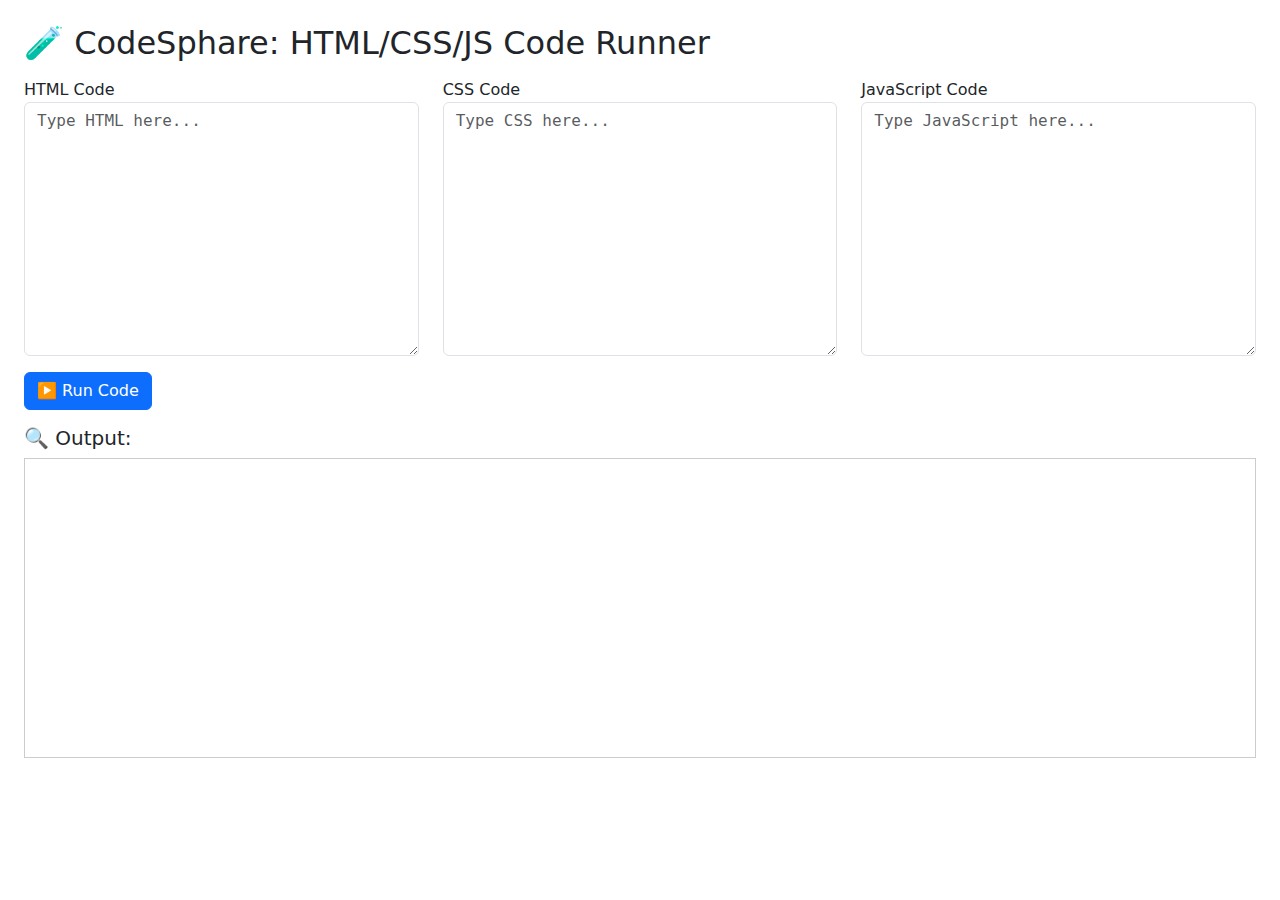
<file: index.html>
<!DOCTYPE html>
<html lang="en">
<head>
    <meta charset="UTF-8">
    <meta name="viewport" content="width=device-width, initial-scale=1.0">
    <title>Code Sphare</title>
    <link rel="stylesheet" href="https://cdn.jsdelivr.net/npm/bootstrap@5.3.0/dist/css/bootstrap.min.css">
  <link rel="stylesheet" href="style.css">
</head>
<body class="p-4">
  <h2 class="mb-3">🧪 CodeSphare: HTML/CSS/JS Code Runner</h2>

  <div class="row mb-3">
    <div class="col-md-4">
      <label>HTML Code</label>
      <textarea id="htmlCode" class="form-control" rows="10" placeholder="Type HTML here..."></textarea>
    </div>
    <div class="col-md-4">
      <label>CSS Code</label>
      <textarea id="cssCode" class="form-control" rows="10" placeholder="Type CSS here..."></textarea>
    </div>
    <div class="col-md-4">
      <label>JavaScript Code</label>
      <textarea id="jsCode" class="form-control" rows="10" placeholder="Type JavaScript here..."></textarea>
    </div>
  </div>

  <button onclick="runCode()" class="btn btn-primary mb-3">▶️ Run Code</button>

  <h5>🔍 Output:</h5>
  <iframe id="outputFrame"></iframe>

  <script src="script.js"></script>
</body>
</html>
</file>
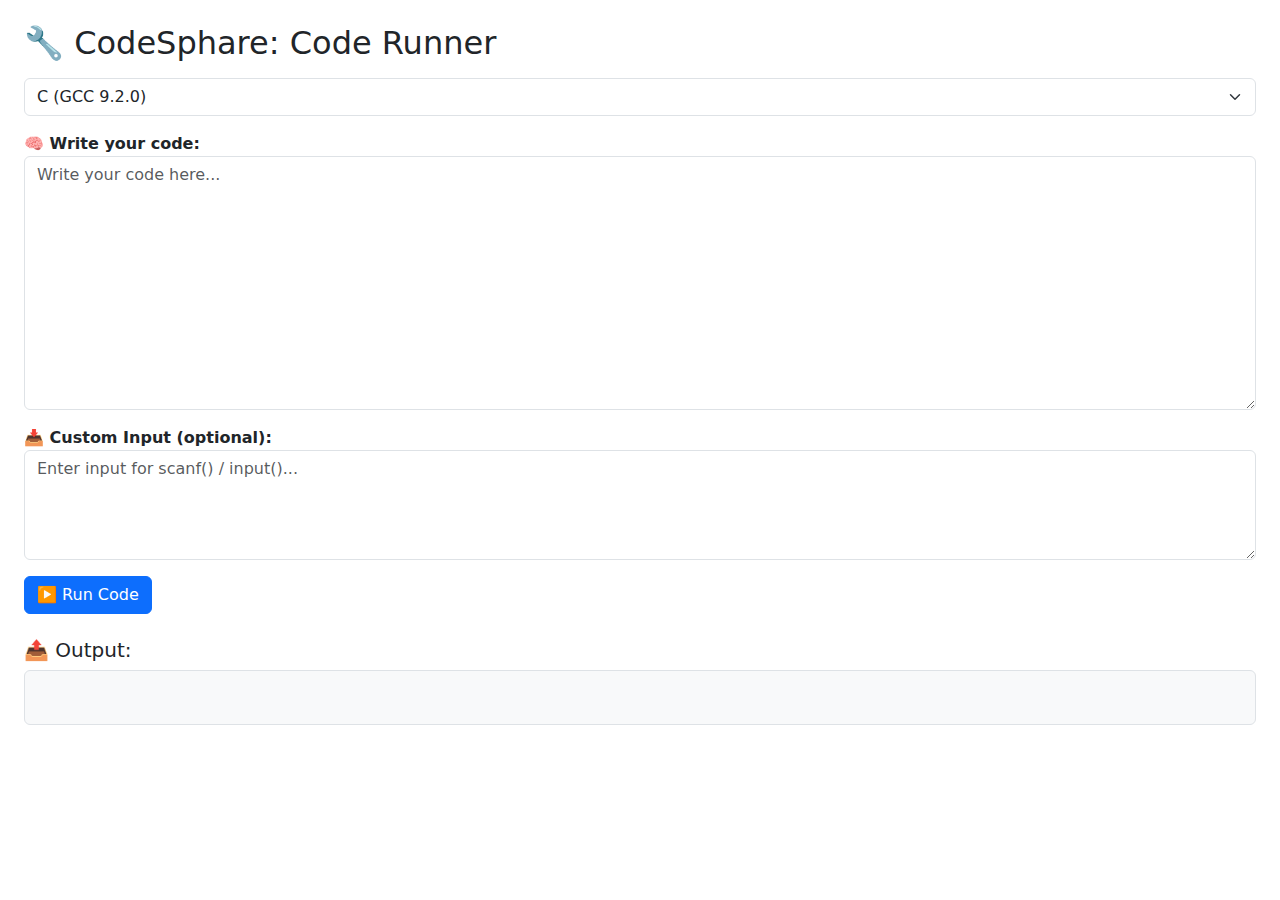
<file: c.html>
<!DOCTYPE html>
<html lang="en">
<head>
  <meta charset="UTF-8">
  <title>C Code Runner - CodeSphare</title>
  <link rel="stylesheet" href="https://cdn.jsdelivr.net/npm/bootstrap@5.3.0/dist/css/bootstrap.min.css">
</head>
<body class="p-4">
  <h2 class="mb-3">🔧 CodeSphare: Code Runner</h2>

  <select id="language" class="form-select mb-3">
  <option value="50">C (GCC 9.2.0)</option>
  <option value="54">C++ (G++ 9.2.0)</option>
  <option value="71">Python 3 (3.8.1)</option>
</select>

<label><strong>🧠 Write your code:</strong></label>
<textarea id="code" class="form-control mb-3" rows="10" placeholder="Write your code here..."></textarea>

<label><strong>📥 Custom Input (optional):</strong></label>
<textarea id="userInput" class="form-control mb-3" rows="4" placeholder="Enter input for scanf() / input()..."></textarea>

<button onclick="runCode()" class="btn btn-primary">▶️ Run Code</button>

<h5 class="mt-4">📤 Output:</h5>
<pre id="output" class="bg-light p-3 border rounded" contenteditable="true"></pre>

  <!-- <script src="script_c_runner.js"></script> -->
  <script>

    function runCode() {
    const code = document.getElementById("code").value;
    const languageId = document.getElementById("language").value;
    // const userInput = document.getElementById("userInput").value;
    const userInput = document.getElementById("output").value;


    const payload = {
      source_code: code,
      language_id: parseInt(languageId),  // 50 = C (GCC 9.2.0)
      stdin: userInput,        // optional input
    };

    document.getElementById("output").innerText = "⏳ Running...";
    
    fetch("https://judge0-ce.p.rapidapi.com/submissions?base64_encoded=false&wait=true", {
        method: "POST",
        headers: {
            "Content-Type": "application/json",
            "x-rapidapi-host": "judge0-ce.p.rapidapi.com",
            "x-rapidapi-key": "1d74aa8374msh48776d5d6cdcb53p13ed0bjsn8b6de8a7d547" // Replace with your own
          },
          body: JSON.stringify(payload),
      })
      .then(response => response.json())
      .then(result => {
        let output="";

          // const output = result.stdout || result.stderr || result.compile_output || "⚠️ No output";
        if(result.compile_output){
          output = result.compile_output;
        }else if(result.stdout){
          output = result.stdout;
        }else if(result.stderr){
          output = result.stderr;
        // }else{
          // output = "NO O/P available";
        }

          document.getElementById("output").innerText = output;
      })
      .catch(err => {
          document.getElementById("output").innerText = "❌ Error: " + err;
      });
  }

</script>
  <!-- <script src="script_c_runner.js"></script> -->
</body>
</html>
</file>
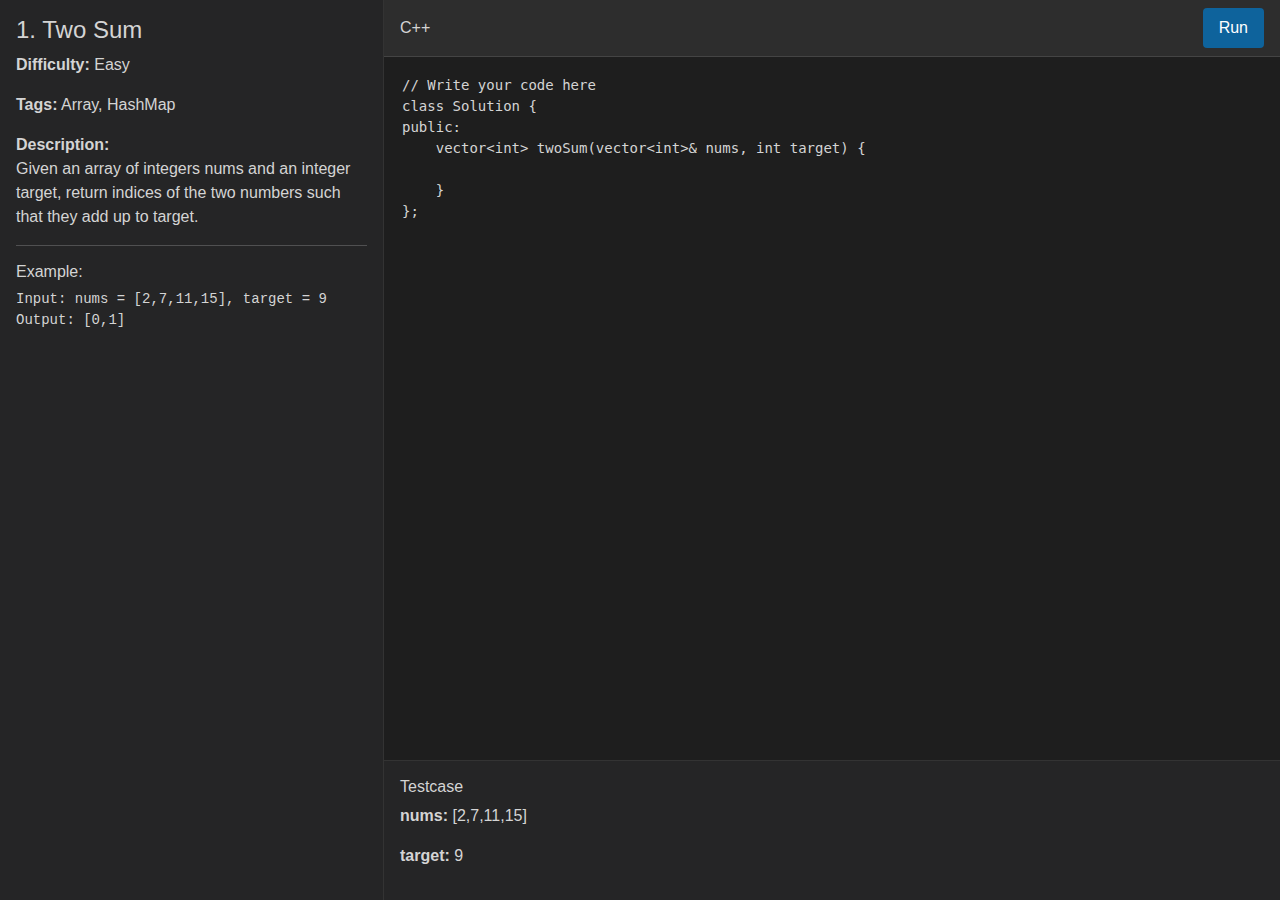
<file: leetcode.html>
<!DOCTYPE html>
<html lang="en">
<head>
  <meta charset="UTF-8" />
  <meta name="viewport" content="width=device-width, initial-scale=1.0"/>
  <title>Problem Page</title>
  <link href="https://cdn.jsdelivr.net/npm/bootstrap@5.3.0/dist/css/bootstrap.min.css" rel="stylesheet"/>
  <style>
    body {
      background-color: #1e1e1e;
      color: #d4d4d4;
      font-family: 'Segoe UI', sans-serif;
    }

    .container-flex {
      display: flex;
      height: 100vh;
      overflow: hidden;
    }

    .sidebar {
      width: 30%;
      background-color: #252526;
      padding: 1rem;
      overflow-y: auto;
      border-right: 1px solid #333;
    }

    .code-editor {
      width: 70%;
      background-color: #1e1e1e;
      display: flex;
      flex-direction: column;
    }

    .editor-header {
      padding: 0.5rem 1rem;
      background-color: #2d2d2d;
      border-bottom: 1px solid #444;
      display: flex;
      justify-content: space-between;
      align-items: center;
    }

    .editor-body {
      flex-grow: 1;
      padding: 1rem;
      background-color: #1e1e1e;
    }

    textarea {
      width: 100%;
      height: 100%;
      background-color: #1e1e1e;
      border: none;
      color: #d4d4d4;
      font-family: Consolas, monospace;
      font-size: 14px;
      resize: none;
    }

    .testcase {
      background-color: #252526;
      padding: 1rem;
      border-top: 1px solid #333;
    }

    .btn-run {
      background-color: #0e639c;
      color: white;
      border: none;
      padding: 0.5rem 1rem;
      border-radius: 4px;
    }

    .btn-run:hover {
      background-color: #1177bb;
    }
  </style>
</head>
<body>

<div class="container-flex">
  <!-- Sidebar -->
  <div class="sidebar">
    <h4>1. Two Sum</h4>
    <p><strong>Difficulty:</strong> Easy</p>
    <p><strong>Tags:</strong> Array, HashMap</p>
    <p><strong>Description:</strong><br>
      Given an array of integers nums and an integer target, return indices of the two numbers such that they add up to target.
    </p>
    <hr/>
    <h6>Example:</h6>
    <pre>
Input: nums = [2,7,11,15], target = 9
Output: [0,1]
    </pre>
  </div>

  <!-- Code Editor -->
  <div class="code-editor">
    <div class="editor-header">
      <span>C++</span>
      <button class="btn-run">Run</button>
    </div>
    <div class="editor-body">
      <textarea spellcheck="false">// Write your code here
class Solution {
public:
    vector&lt;int&gt; twoSum(vector&lt;int&gt;& nums, int target) {
        
    }
};</textarea>
    </div>
    <div class="testcase">
      <h6>Testcase</h6>
      <p><strong>nums:</strong> [2,7,11,15]</p>
      <p><strong>target:</strong> 9</p>
    </div>
  </div>
</div>

</body>
</html>
</file>
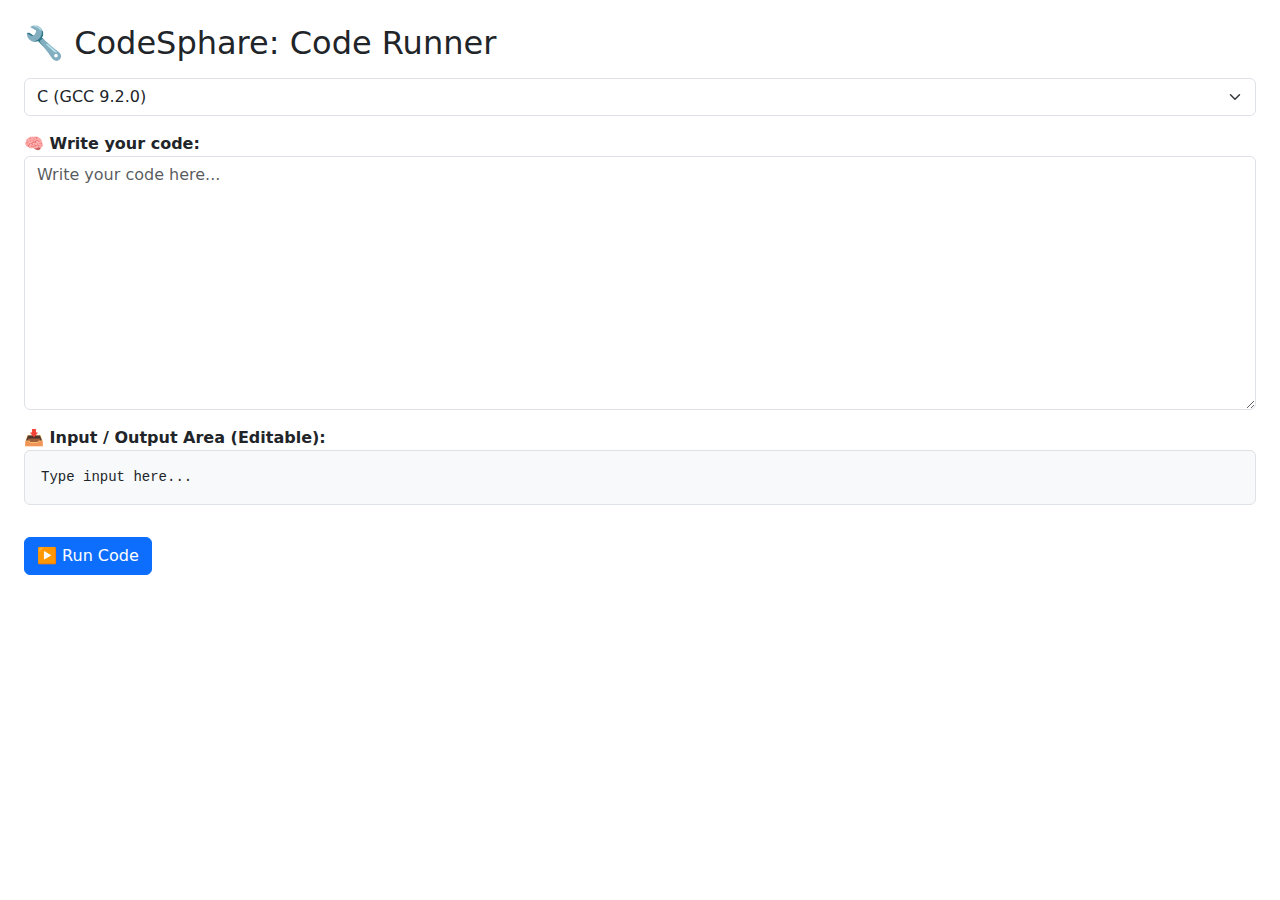
<file: pyccpp.html>
<!DOCTYPE html>
<html lang="en">
<head>
  <meta charset="UTF-8">
  <title>C Code Runner - CodeSphare</title>
  <link rel="stylesheet" href="https://cdn.jsdelivr.net/npm/bootstrap@5.3.0/dist/css/bootstrap.min.css">
</head>
<body class="p-4">
  <h2 class="mb-3">🔧 CodeSphare: Code Runner</h2>

  <select id="language" class="form-select mb-3">
    <option value="50">C (GCC 9.2.0)</option>
    <option value="54">C++ (G++ 9.2.0)</option>
    <option value="71">Python 3 (3.8.1)</option>
  </select>

  <label><strong>🧠 Write your code:</strong></label>
  <textarea id="code" class="form-control mb-3" rows="10" placeholder="Write your code here..."></textarea>

  <label><strong>📥 Input / Output Area (Editable):</strong></label>
  <pre id="output" class="bg-light p-3 border rounded" contenteditable="true">Type input here...</pre>

  <button onclick="runCode()" class="btn btn-primary mt-3">▶️ Run Code</button>

  <script>
    function runCode() {
      const code = document.getElementById("code").value;
      const languageId = document.getElementById("language").value;
      const userInput = document.getElementById("output").innerText;

      const payload = {
        source_code: code,
        language_id: parseInt(languageId),
        stdin: userInput
      };

      const outputBox = document.getElementById("output");
      outputBox.innerText = "⏳ Running...";
      outputBox.classList.remove("text-danger", "text-success");

      fetch("https://judge0-ce.p.rapidapi.com/submissions?base64_encoded=false&wait=true", {
        method: "POST",
        headers: {
          "Content-Type": "application/json",
          "x-rapidapi-host": "judge0-ce.p.rapidapi.com",
          "x-rapidapi-key": "1d74aa8374msh48776d5d6cdcb53p13ed0bjsn8b6de8a7d547" // Replace this
        },
        body: JSON.stringify(payload),
      })
      .then(response => response.json())
      .then(result => {
        let output = "";
        if (result.compile_output) {
          output = "🔧 Compile Error:\n" + result.compile_output;
          outputBox.classList.add("text-danger");
        } else if (result.stderr) {
          output = "💥 Runtime Error:\n" + result.stderr;
          outputBox.classList.add("text-danger");
        } else if (result.stdout) {
          output = "✅ Output:\n" + result.stdout;
          outputBox.classList.add("text-success");
        } else {
          output = "⚠️ No output received.";
        }

        outputBox.innerText = output;
      })
      .catch(err => {
        outputBox.innerText = "❌ Error: " + err;
        outputBox.classList.add("text-danger");
      });
    }
  </script>
</body>
</html>
</file>
<file: style.css>
textarea {
  font-family: monospace;
}

iframe {
  width: 100%;
  height: 300px;
  border: 1px solid #ccc;
}
</file>
